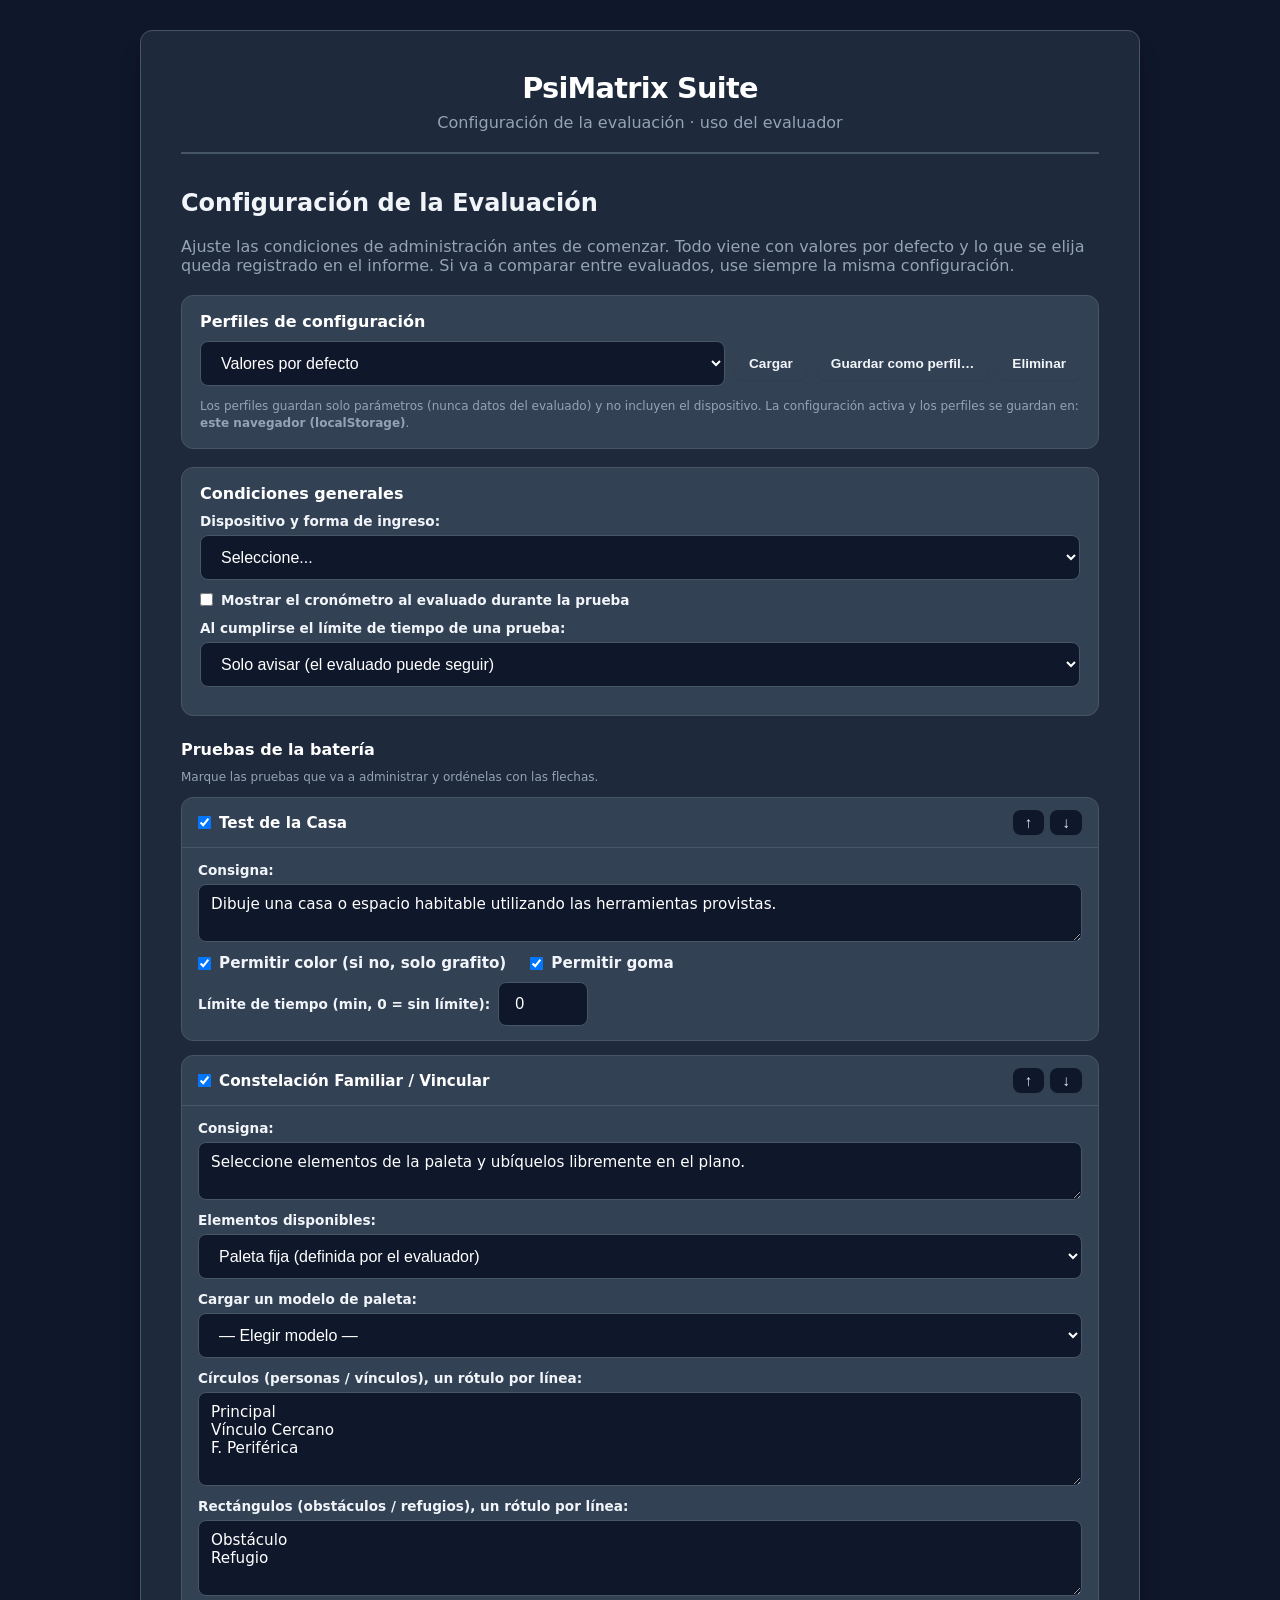
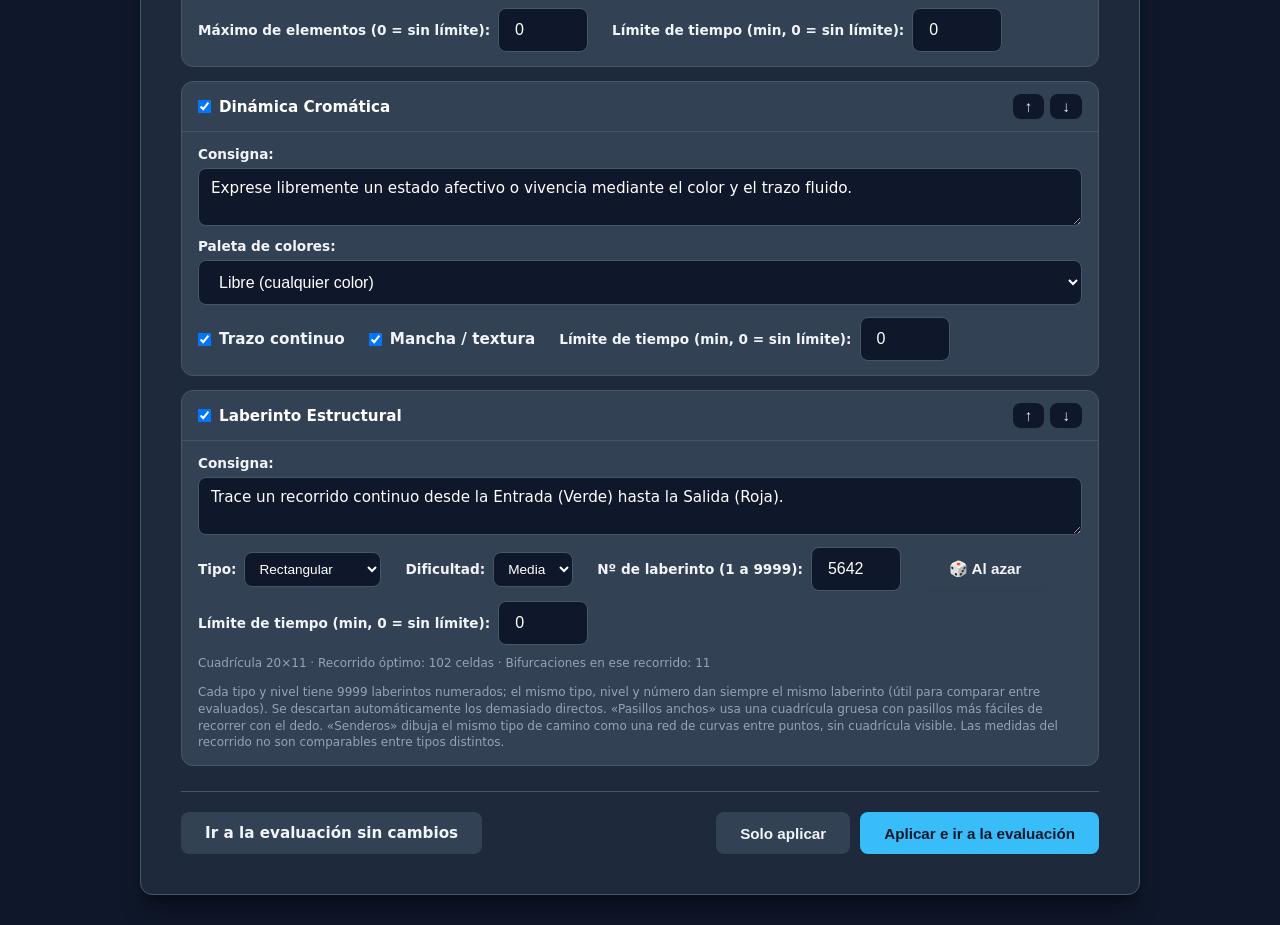
<file: configuracion.html>
<!DOCTYPE html>
<html lang="es">
<head>
    <meta charset="UTF-8">
    <meta name="viewport" content="width=device-width, initial-scale=1.0">
    <title>PsiMatrix - Configuración de la evaluación</title>
    <link rel="stylesheet" href="css/estilos.css">
</head>
<body>

<div class="container">
    <header>
        <h1>PsiMatrix Suite</h1>
        <p class="subtitle">Configuración de la evaluación · uso del evaluador</p>
    </header>

    <!-- Acceso denegado -->
    <div id="cfg-denied" class="screen">
        <h2>Acceso restringido</h2>
        <p class="subtitle" style="margin-bottom: 25px;">Solo el evaluador puede modificar la configuración.</p>
        <a class="btn-link" href="index.html">Volver a la evaluación</a>
    </div>

    <!-- Configuración de la evaluación (uso del evaluador) -->
    <div id="screen-config" class="screen active">
        <h2>Configuración de la Evaluación</h2>
        <p class="subtitle" style="margin-bottom: 20px;">Ajuste las condiciones de administración antes de comenzar. Todo viene con valores por defecto y lo que se elija queda registrado en el informe. Si va a comparar entre evaluados, use siempre la misma configuración.</p>
        <div id="cfg-status" class="cfg-status" style="display: none;"></div>

        <div class="cfg-block">
            <h3>Perfiles de configuración</h3>
            <div class="cfg-row">
                <select id="cfg-profile" aria-label="Perfil"></select>
                <button class="secondary" type="button" onclick="loadProfile()">Cargar</button>
                <button class="secondary" type="button" onclick="saveProfile()">Guardar como perfil…</button>
                <button class="secondary" type="button" onclick="deleteProfile()">Eliminar</button>
            </div>
            <p class="hint">Los perfiles guardan solo parámetros (nunca datos del evaluado) y no incluyen el dispositivo. La configuración activa y los perfiles se guardan en: <strong id="cfg-storage-info"></strong>.</p>
        </div>

        <div class="cfg-block">
            <h3>Condiciones generales</h3>
            <div class="cfg-field">
                <label for="cfg-device">Dispositivo y forma de ingreso:</label>
                <select id="cfg-device">
                    <option value="">Seleccione...</option>
                    <option>Computadora con mouse</option>
                    <option>Computadora con pantalla táctil (dedo)</option>
                    <option>Tablet con dedo</option>
                    <option>Tablet con lápiz</option>
                    <option>Celular con dedo</option>
                    <option>Otro</option>
                </select>
            </div>
            <div class="cfg-field">
                <label class="cfg-check"><input type="checkbox" id="cfg-timer-visible"> Mostrar el cronómetro al evaluado durante la prueba</label>
            </div>
            <div class="cfg-field">
                <label for="cfg-limit-action">Al cumplirse el límite de tiempo de una prueba:</label>
                <select id="cfg-limit-action">
                    <option value="avisar">Solo avisar (el evaluado puede seguir)</option>
                    <option value="cerrar">Guardar y cerrar la prueba</option>
                </select>
            </div>
        </div>

        <h3 class="cfg-section-title">Pruebas de la batería</h3>
        <p class="hint" style="margin: 0 0 12px 0;">Marque las pruebas que va a administrar y ordénelas con las flechas.</p>
        <div id="cfg-tests">

            <div class="cfg-card" id="cfg-card-house" data-test="house">
                <div class="cfg-card-head">
                    <label class="cfg-check"><input type="checkbox" id="cfg-house-enabled" onchange="updateCfgVisibility()"> <strong>Test de la Casa</strong></label>
                    <span class="cfg-move">
                        <button type="button" aria-label="Subir" onclick="moveCfgCard('house', -1)">↑</button>
                        <button type="button" aria-label="Bajar" onclick="moveCfgCard('house', 1)">↓</button>
                    </span>
                </div>
                <div class="cfg-body">
                    <div class="cfg-field">
                        <label for="cfg-house-consigna">Consigna:</label>
                        <textarea id="cfg-house-consigna" rows="2"></textarea>
                    </div>
                    <div class="cfg-grid">
                        <label class="cfg-check"><input type="checkbox" id="cfg-house-color"> Permitir color (si no, solo grafito)</label>
                        <label class="cfg-check"><input type="checkbox" id="cfg-house-eraser"> Permitir goma</label>
                        <label class="cfg-inline">Límite de tiempo (min, 0 = sin límite): <input type="number" class="cfg-num" id="cfg-house-limit" min="0" max="240"></label>
                    </div>
                </div>
            </div>

            <div class="cfg-card" id="cfg-card-constellation" data-test="constellation">
                <div class="cfg-card-head">
                    <label class="cfg-check"><input type="checkbox" id="cfg-constellation-enabled" onchange="updateCfgVisibility()"> <strong>Constelación Familiar / Vincular</strong></label>
                    <span class="cfg-move">
                        <button type="button" aria-label="Subir" onclick="moveCfgCard('constellation', -1)">↑</button>
                        <button type="button" aria-label="Bajar" onclick="moveCfgCard('constellation', 1)">↓</button>
                    </span>
                </div>
                <div class="cfg-body">
                    <div class="cfg-field">
                        <label for="cfg-constellation-consigna">Consigna:</label>
                        <textarea id="cfg-constellation-consigna" rows="2"></textarea>
                    </div>
                    <div class="cfg-field">
                        <label for="cfg-const-mode">Elementos disponibles:</label>
                        <select id="cfg-const-mode" onchange="updateCfgVisibility()">
                            <option value="fija">Paleta fija (definida por el evaluador)</option>
                            <option value="libre">Rótulos que escribe el evaluado</option>
                        </select>
                    </div>
                    <div id="cfg-const-fixed">
                        <div class="cfg-field">
                            <label for="cfg-const-preset">Cargar un modelo de paleta:</label>
                            <select id="cfg-const-preset" onchange="applyConstPreset()">
                                <option value="">— Elegir modelo —</option>
                                <option value="generica">Genérica</option>
                                <option value="familiar">Familiar</option>
                                <option value="laboral">Laboral</option>
                            </select>
                        </div>
                        <div class="cfg-field">
                            <label for="cfg-const-circles">Círculos (personas / vínculos), un rótulo por línea:</label>
                            <textarea id="cfg-const-circles" rows="4"></textarea>
                        </div>
                        <div class="cfg-field">
                            <label for="cfg-const-rects">Rectángulos (obstáculos / refugios), un rótulo por línea:</label>
                            <textarea id="cfg-const-rects" rows="3"></textarea>
                        </div>
                    </div>
                    <div class="cfg-grid">
                        <label class="cfg-inline">Máximo de elementos (0 = sin límite): <input type="number" class="cfg-num" id="cfg-const-max" min="0" max="50"></label>
                        <label class="cfg-inline">Límite de tiempo (min, 0 = sin límite): <input type="number" class="cfg-num" id="cfg-constellation-limit" min="0" max="240"></label>
                    </div>
                </div>
            </div>

            <div class="cfg-card" id="cfg-card-color" data-test="color">
                <div class="cfg-card-head">
                    <label class="cfg-check"><input type="checkbox" id="cfg-color-enabled" onchange="updateCfgVisibility()"> <strong>Dinámica Cromática</strong></label>
                    <span class="cfg-move">
                        <button type="button" aria-label="Subir" onclick="moveCfgCard('color', -1)">↑</button>
                        <button type="button" aria-label="Bajar" onclick="moveCfgCard('color', 1)">↓</button>
                    </span>
                </div>
                <div class="cfg-body">
                    <div class="cfg-field">
                        <label for="cfg-color-consigna">Consigna:</label>
                        <textarea id="cfg-color-consigna" rows="2"></textarea>
                    </div>
                    <div class="cfg-field">
                        <label for="cfg-color-mode">Paleta de colores:</label>
                        <select id="cfg-color-mode" onchange="updateCfgVisibility()">
                            <option value="libre">Libre (cualquier color)</option>
                            <option value="fija">Restringida a los colores marcados</option>
                        </select>
                    </div>
                    <div id="cfg-color-swatches-wrap" class="cfg-field">
                        <label>Colores disponibles:</label>
                        <div id="cfg-color-swatches" class="cfg-swatches"></div>
                    </div>
                    <div class="cfg-grid">
                        <label class="cfg-check"><input type="checkbox" id="cfg-color-fluid"> Trazo continuo</label>
                        <label class="cfg-check"><input type="checkbox" id="cfg-color-splash"> Mancha / textura</label>
                        <label class="cfg-inline">Límite de tiempo (min, 0 = sin límite): <input type="number" class="cfg-num" id="cfg-color-limit" min="0" max="240"></label>
                    </div>
                </div>
            </div>

            <div class="cfg-card" id="cfg-card-maze" data-test="maze">
                <div class="cfg-card-head">
                    <label class="cfg-check"><input type="checkbox" id="cfg-maze-enabled" onchange="updateCfgVisibility()"> <strong>Laberinto Estructural</strong></label>
                    <span class="cfg-move">
                        <button type="button" aria-label="Subir" onclick="moveCfgCard('maze', -1)">↑</button>
                        <button type="button" aria-label="Bajar" onclick="moveCfgCard('maze', 1)">↓</button>
                    </span>
                </div>
                <div class="cfg-body">
                    <div class="cfg-field">
                        <label for="cfg-maze-consigna">Consigna:</label>
                        <textarea id="cfg-maze-consigna" rows="2"></textarea>
                    </div>
                    <div class="cfg-grid">
                        <label class="cfg-inline">Tipo:
                            <select id="cfg-maze-type" onchange="updateMazePreview()">
                                <option value="rectangular">Rectangular</option>
                                <option value="pasillos">Pasillos anchos</option>
                                <option value="senderos">Senderos</option>
                            </select>
                        </label>
                        <label class="cfg-inline">Dificultad:
                            <select id="cfg-maze-level" onchange="updateMazePreview()">
                                <option value="facil">Fácil</option>
                                <option value="media">Media</option>
                                <option value="dificil">Difícil</option>
                            </select>
                        </label>
                        <label class="cfg-inline">Nº de laberinto (1 a 9999): <input type="number" class="cfg-num" id="cfg-maze-seed" min="1" max="9999" placeholder="al azar" oninput="updateMazePreview()"></label>
                        <button class="secondary" type="button" onclick="cfgRandomMazeSeed()">🎲 Al azar</button>
                        <label class="cfg-inline">Límite de tiempo (min, 0 = sin límite): <input type="number" class="cfg-num" id="cfg-maze-limit" min="0" max="240"></label>
                    </div>
                    <p class="hint" id="cfg-maze-preview" style="margin-top: 10px;"></p>
                    <p class="hint">Cada tipo y nivel tiene 9999 laberintos numerados; el mismo tipo, nivel y número dan siempre el mismo laberinto (útil para comparar entre evaluados). Se descartan automáticamente los demasiado directos. «Pasillos anchos» usa una cuadrícula gruesa con pasillos más fáciles de recorrer con el dedo. «Senderos» dibuja el mismo tipo de camino como una red de curvas entre puntos, sin cuadrícula visible. Las medidas del recorrido no son comparables entre tipos distintos.</p>
                </div>
            </div>

        </div>

        <div class="actions-bar">
            <a class="btn-link secondary" href="index.html">Ir a la evaluación sin cambios</a>
            <div class="actions-group">
                <button class="secondary" onclick="applyConfigAndGo(false)">Solo aplicar</button>
                <button onclick="applyConfigAndGo(true)">Aplicar e ir a la evaluación</button>
            </div>
        </div>
    </div>

</div>

<script src="js/comun.js"></script>
<script src="js/almacenamiento.js"></script>
<script src="js/acceso.js"></script>
<script src="js/configuracion.js"></script>

</body>
</html>
</file>
<file: css/estilos.css>
:root {
    --bg-body: #0f172a;
    --bg-container: #1e293b;
    --surface: #334155;
    --brand-primary: #38bdf8;
    --brand-primary-hover: #0ea5e9;
    --brand-accent: #14b8a6;
    --text-main: #f1f5f9;
    --text-muted: #94a3b8;
    --border-color: #475569;
    --radius: 12px;
    --shadow: 0 20px 25px -5px rgba(0, 0, 0, 0.3), 0 8px 10px -6px rgba(0, 0, 0, 0.3);
}

* { box-sizing: border-box; }

body {
    font-family: system-ui, -apple-system, BlinkMacSystemFont, "Segoe UI", Roboto, sans-serif;
    background-color: var(--bg-body);
    color: var(--text-main);
    margin: 0;
    padding: 30px 20px;
}

.container {
    max-width: 1000px;
    margin: 0 auto;
    background: var(--bg-container);
    padding: 40px;
    border-radius: var(--radius);
    box-shadow: var(--shadow);
    border: 1px solid var(--border-color);
}

header {
    text-align: center;
    margin-bottom: 35px;
    border-bottom: 2px solid var(--border-color);
    padding-bottom: 20px;
}

h1 {
    color: #ffffff;
    font-size: 1.8rem;
    margin: 0 0 8px 0;
    font-weight: 700;
    letter-spacing: -0.025em;
}

p.subtitle {
    color: var(--text-muted);
    font-size: 1rem;
    margin: 0;
}

.screen { display: none; }
.screen.active { display: block; animation: fadeIn 0.3s ease-in-out; }

@keyframes fadeIn {
    from { opacity: 0; transform: translateY(4px); }
    to { opacity: 1; transform: translateY(0); }
}

/* Formularios */
.form-group { margin-bottom: 20px; }
label {
    display: block;
    font-weight: 600;
    margin-bottom: 8px;
    color: var(--text-main);
    font-size: 0.95rem;
}
input[type="text"], input[type="number"], select {
    padding: 12px 16px;
    border: 1px solid var(--border-color);
    border-radius: 8px;
    font-size: 1rem;
    background-color: #0f172a;
    color: #ffffff;
    transition: all 0.2s;
}
.form-group input, .form-group select { width: 100%; }
input:focus-visible, button:focus-visible, [role="button"]:focus-visible, textarea:focus-visible {
    outline: none;
    border-color: var(--brand-primary);
    box-shadow: 0 0 0 3px rgba(56, 189, 248, 0.35);
}

/* Botones */
button {
    background-color: var(--brand-primary);
    color: #0f172a;
    border: none;
    padding: 12px 24px;
    font-size: 0.95rem;
    font-weight: 700;
    border-radius: 8px;
    cursor: pointer;
    transition: all 0.2s;
    box-shadow: 0 1px 2px 0 rgba(0, 0, 0, 0.05);
}
button:hover { background-color: var(--brand-primary-hover); transform: translateY(-1px); }
button.secondary { background-color: var(--surface); color: var(--text-main); }
button.secondary:hover { background-color: #475569; }

/* Menú de pruebas */
.test-grid {
    display: grid;
    grid-template-columns: repeat(auto-fit, minmax(220px, 1fr));
    gap: 20px;
    margin: 25px 0;
}
.test-card {
    border: 1px solid var(--border-color);
    padding: 24px;
    border-radius: var(--radius);
    text-align: left;
    cursor: pointer;
    transition: all 0.2s;
    background: var(--surface);
    position: relative;
    overflow: hidden;
}
.test-card:hover {
    border-color: var(--brand-primary);
    box-shadow: 0 10px 15px -3px rgba(0, 0, 0, 0.4);
    transform: translateY(-2px);
}
.test-card h3 { margin: 0 0 8px 0; color: #ffffff; font-size: 1.1rem; }
.test-card p { margin: 0; color: var(--text-muted); font-size: 0.85rem; line-height: 1.4; }
.test-card.completed::after {
    content: '✓ Completado';
    position: absolute;
    top: 12px;
    right: 12px;
    background: rgba(20, 184, 166, 0.2);
    color: #2dd4bf;
    font-size: 0.75rem;
    padding: 2px 8px;
    border-radius: 20px;
    font-weight: 600;
}

/* Lienzos */
.canvas-container {
    border: 2px solid var(--border-color);
    background: #ffffff;
    border-radius: var(--radius);
    position: relative;
    display: block;
    width: 100%;
    overflow: hidden;
    box-shadow: 0 10px 15px -3px rgba(0, 0, 0, 0.5);
}
canvas { display: block; width: 100%; height: auto; cursor: crosshair; touch-action: none; }

.toolbar {
    display: flex;
    gap: 12px;
    margin-bottom: 20px;
    align-items: center;
    flex-wrap: wrap;
    background: var(--surface);
    padding: 12px 16px;
    border-radius: 8px;
    border: 1px solid var(--border-color);
}
.toolbar label { margin: 0; font-size: 0.85rem; color: var(--text-main); display: flex; align-items: center; gap: 8px; }
.toolbar button { padding: 8px 16px; font-size: 0.85rem; background: var(--bg-body); color: var(--text-main); }
.toolbar button:hover { background: var(--border-color); }
.toolbar button.active { background: var(--brand-primary); color: #0f172a; }
.toolbar button.accent { background: var(--brand-accent); color: #0f172a; }
.toolbar button.accent:hover { background: #2dd4bf; }
.toolbar input[type="color"] { width: 38px; height: 34px; padding: 0; border: none; background: none; cursor: pointer; }
.toolbar select { padding: 6px 10px; font-size: 0.85rem; }
.toolbar input[type="range"] { width: 120px; padding: 0; }
.toolbar input[type="number"] { width: 110px; padding: 6px 10px; font-size: 0.85rem; }

/* Laberinto a pantalla completa */
#maze-fs-bar { display: none; }
#maze-stage.fs {
    position: fixed;
    inset: 0;
    z-index: 1000;
    background: var(--bg-body);
    display: flex;
    flex-direction: column;
    align-items: center;
}
#maze-stage.fs #maze-fs-bar {
    display: flex;
    justify-content: flex-end;
    gap: 10px;
    width: 100%;
    padding: 6px 10px;
    flex-shrink: 0;
}
#maze-stage.fs #maze-fs-bar button { padding: 8px 16px; font-size: 0.85rem; }
#maze-stage.fs .canvas-container {
    width: auto;
    border: none;
    border-radius: 0;
    box-shadow: none;
    margin: auto 0;
}

/* Constelación */
.constellation-layout { display: flex; gap: 20px; align-items: flex-start; }
.constellation-layout .canvas-container { flex: 1; min-width: 0; }
.constellation-palette {
    width: 220px;
    flex-shrink: 0;
    border: 1px solid var(--border-color);
    padding: 16px;
    border-radius: var(--radius);
    background: var(--surface);
}
.palette-title { font-size: 0.8rem; font-weight: 700; text-transform: uppercase; color: var(--text-muted); margin: 0 0 10px 0; }
.palette-item {
    background: var(--brand-accent);
    color: #0f172a;
    padding: 10px 12px;
    margin-bottom: 10px;
    border-radius: 6px;
    text-align: center;
    cursor: pointer;
    font-size: 0.85rem;
    font-weight: 700;
    transition: background 0.2s;
}
.palette-item:hover { background: #2dd4bf; }
.palette-actions { display: flex; flex-direction: column; gap: 8px; margin-top: 14px; }
.palette-actions button { width: 100%; font-size: 0.8rem; padding: 9px 12px; }
.hint { font-size: 0.75rem; color: var(--text-muted); margin: 12px 0 0 0; line-height: 1.4; }

#constellation-workspace {
    width: 100%;
    aspect-ratio: 1080 / 630;
    position: relative;
    background: #ffffff;
    overflow: hidden;
    touch-action: none;
}
.placed-item {
    position: absolute;
    cursor: move;
    user-select: none;
    -webkit-user-select: none;
    touch-action: none;
    font-size: 0.8rem;
    font-weight: bold;
    box-shadow: 0 4px 6px -1px rgba(0,0,0,0.3);
    z-index: 10;
}
.placed-item.rect {
    padding: 8px 14px;
    background: var(--brand-accent);
    color: #0f172a;
    border-radius: 6px;
    white-space: nowrap;
}
.placed-item.circle {
    width: 68px;
    height: 68px;
    border-radius: 50%;
    background: #0f172a;
    color: #ffffff;
    display: flex;
    align-items: center;
    justify-content: center;
    text-align: center;
    padding: 4px;
    font-size: 0.7rem;
    line-height: 1.1;
    overflow: hidden;
    word-break: break-word;
}
.placed-item.selected { outline: 3px solid var(--brand-primary); outline-offset: 2px; }

/* Informe */
.report-preview {
    border: 1px solid var(--border-color);
    padding: 30px;
    border-radius: var(--radius);
    background: #ffffff;
    color: #334155;
    margin-bottom: 25px;
}
.report-header { border-bottom: 2px solid #e2e8f0; padding-bottom: 15px; margin-bottom: 20px; }
.report-header h3 { margin: 0 0 5px 0; color: #0f172a; }
.report-section { margin-bottom: 30px; }
.report-section h4 { color: #0f172a; margin: 0 0 5px 0; }
.report-meta { margin: 0 0 10px 0; font-size: 0.85rem; color: #64748b; }
.img-result {
    max-width: 100%;
    border: 1px solid #cbd5e1;
    border-radius: 8px;
    margin-top: 10px;
    background: #fff;
    box-shadow: 0 4px 6px -1px rgba(0,0,0,0.1);
}
.obs-label { display: block; margin: 14px 0 6px 0; font-size: 0.85rem; color: #0f172a; }
.obs {
    width: 100%;
    min-height: 72px;
    padding: 10px;
    border: 1px solid #cbd5e1;
    border-radius: 8px;
    background: #f8fafc;
    color: #0f172a;
    font-family: inherit;
    font-size: 0.9rem;
    resize: vertical;
}
.obs-print { display: none; white-space: pre-wrap; font-size: 0.9rem; color: #0f172a; }
.actions-bar {
    display: flex;
    justify-content: space-between;
    gap: 10px;
    flex-wrap: wrap;
    margin-top: 25px;
    padding-top: 20px;
    border-top: 1px solid var(--border-color);
}
.actions-group { display: flex; gap: 10px; flex-wrap: wrap; }

@media (max-width: 720px) {
    body { padding: 12px 8px; }
    .container { padding: 20px 14px; }
    .constellation-layout { flex-direction: column; }
    .constellation-palette { width: 100%; }
    .report-preview { padding: 16px; }
}

@media print {
    body { background: #fff; padding: 0; }
    .container { background: #fff; border: none; box-shadow: none; padding: 0; max-width: none; }
    header, .actions-bar, .screen > h2, .screen > p.subtitle { display: none !important; }
    .report-preview { border: none; padding: 0; }
    .obs { display: none; }
    .obs-print { display: block; }
    .report-section { break-inside: avoid; }
}

/* ---------- Configuración de la evaluación ---------- */
.cfg-block {
    border: 1px solid var(--border-color);
    background: var(--surface);
    border-radius: var(--radius);
    padding: 16px 18px;
    margin-bottom: 18px;
}
.cfg-block h3, .cfg-section-title { margin: 0 0 10px 0; font-size: 1rem; color: #ffffff; }
.cfg-section-title { margin-top: 24px; }
.cfg-row { display: flex; gap: 10px; flex-wrap: wrap; align-items: center; }
.cfg-row select { flex: 1; min-width: 180px; }
.cfg-row button { padding: 9px 14px; font-size: 0.85rem; }

.cfg-card {
    border: 1px solid var(--border-color);
    background: var(--surface);
    border-radius: var(--radius);
    margin-bottom: 14px;
}
.cfg-card-head {
    display: flex;
    justify-content: space-between;
    align-items: center;
    gap: 10px;
    padding: 12px 16px;
    border-bottom: 1px solid var(--border-color);
}
.cfg-card-head strong { color: #ffffff; }
.cfg-move { display: flex; gap: 6px; }
.cfg-move button { padding: 4px 12px; font-size: 0.95rem; background: var(--bg-body); color: var(--text-main); }
.cfg-move button:hover { background: var(--border-color); }
.cfg-body { padding: 14px 16px; }
.cfg-card.off .cfg-body { opacity: 0.4; pointer-events: none; }

.cfg-field { display: flex; flex-direction: column; gap: 6px; margin-bottom: 12px; }
.cfg-field > label { margin: 0; font-size: 0.85rem; }
.cfg-field select, .cfg-field textarea { width: 100%; }
.cfg-field textarea, .cfg-block textarea {
    padding: 10px 12px;
    border: 1px solid var(--border-color);
    border-radius: 8px;
    background: #0f172a;
    color: #ffffff;
    font-family: inherit;
    font-size: 0.95rem;
    resize: vertical;
}
.cfg-grid { display: flex; flex-wrap: wrap; gap: 10px 24px; align-items: center; }
.cfg-check { display: flex !important; align-items: center; gap: 8px; margin: 0 !important; font-weight: 600; cursor: pointer; }
.cfg-check input { width: auto !important; margin: 0; }
.cfg-inline { display: flex !important; align-items: center; gap: 8px; margin: 0 !important; font-size: 0.85rem; flex-wrap: wrap; }
.cfg-inline select { padding: 8px 10px; font-size: 0.85rem; }
.cfg-num { width: 90px; padding: 8px 10px; font-size: 0.9rem; }
.cfg-swatches { display: flex; flex-wrap: wrap; gap: 8px 16px; }
.cfg-swatch { display: flex !important; align-items: center; gap: 6px; margin: 0 !important; font-weight: 500; font-size: 0.85rem; cursor: pointer; }
.cfg-swatch input { width: auto !important; margin: 0; }
.cfg-swatch .dot { width: 18px; height: 18px; border-radius: 50%; border: 2px solid rgba(255, 255, 255, 0.5); display: inline-block; }

/* Cronómetro y avisos dentro de cada prueba */
.subtitle.consigna { margin: 0 0 14px 0; }
.test-status { display: flex; gap: 16px; align-items: center; flex-wrap: wrap; margin: -6px 0 14px 0; }
.test-status:empty { display: none; }
.test-timer { font-weight: 700; color: var(--brand-primary); font-variant-numeric: tabular-nums; }
.limit-note { color: #fbbf24; font-weight: 600; }

/* Paleta de colores restringida (Dinámica Cromática) */
#paint-swatches { display: none; gap: 8px; align-items: center; flex-wrap: wrap; }
.toolbar button.swatch {
    width: 34px;
    height: 34px;
    padding: 0;
    border-radius: 50%;
    border: 2px solid rgba(255, 255, 255, 0.5);
}
.toolbar button.swatch.active { outline: 3px solid var(--brand-primary); outline-offset: 2px; }

/* ---------- Enlaces con aspecto de botón y avisos de la página de configuración ---------- */
.btn-link {
    display: inline-block;
    background-color: var(--brand-primary);
    color: #0f172a;
    padding: 12px 24px;
    font-size: 0.95rem;
    font-weight: 700;
    border-radius: 8px;
    text-decoration: none;
}
.btn-link:hover { background-color: var(--brand-primary-hover); }
.btn-link.secondary { background-color: var(--surface); color: var(--text-main); }
.btn-link.secondary:hover { background-color: #475569; }

.cfg-status { padding: 10px 14px; border-radius: 8px; margin-bottom: 16px; font-size: 0.9rem; font-weight: 600; }
.cfg-status.ok { background: rgba(20, 184, 166, 0.15); color: #2dd4bf; border: 1px solid #14b8a6; }
.cfg-status.error { background: rgba(244, 63, 94, 0.15); color: #fda4af; border: 1px solid #f43f5e; }

/* ---------- Configuración activa en el registro del evaluado ---------- */
.active-cfg {
    display: flex;
    justify-content: space-between;
    align-items: center;
    gap: 12px;
    flex-wrap: wrap;
    border: 1px solid var(--border-color);
    background: var(--surface);
    border-radius: var(--radius);
    padding: 12px 16px;
    margin-bottom: 25px;
    font-size: 0.85rem;
    color: var(--text-muted);
}
.active-cfg strong { color: var(--text-main); }
.active-cfg button { padding: 8px 14px; font-size: 0.8rem; }
</file>
